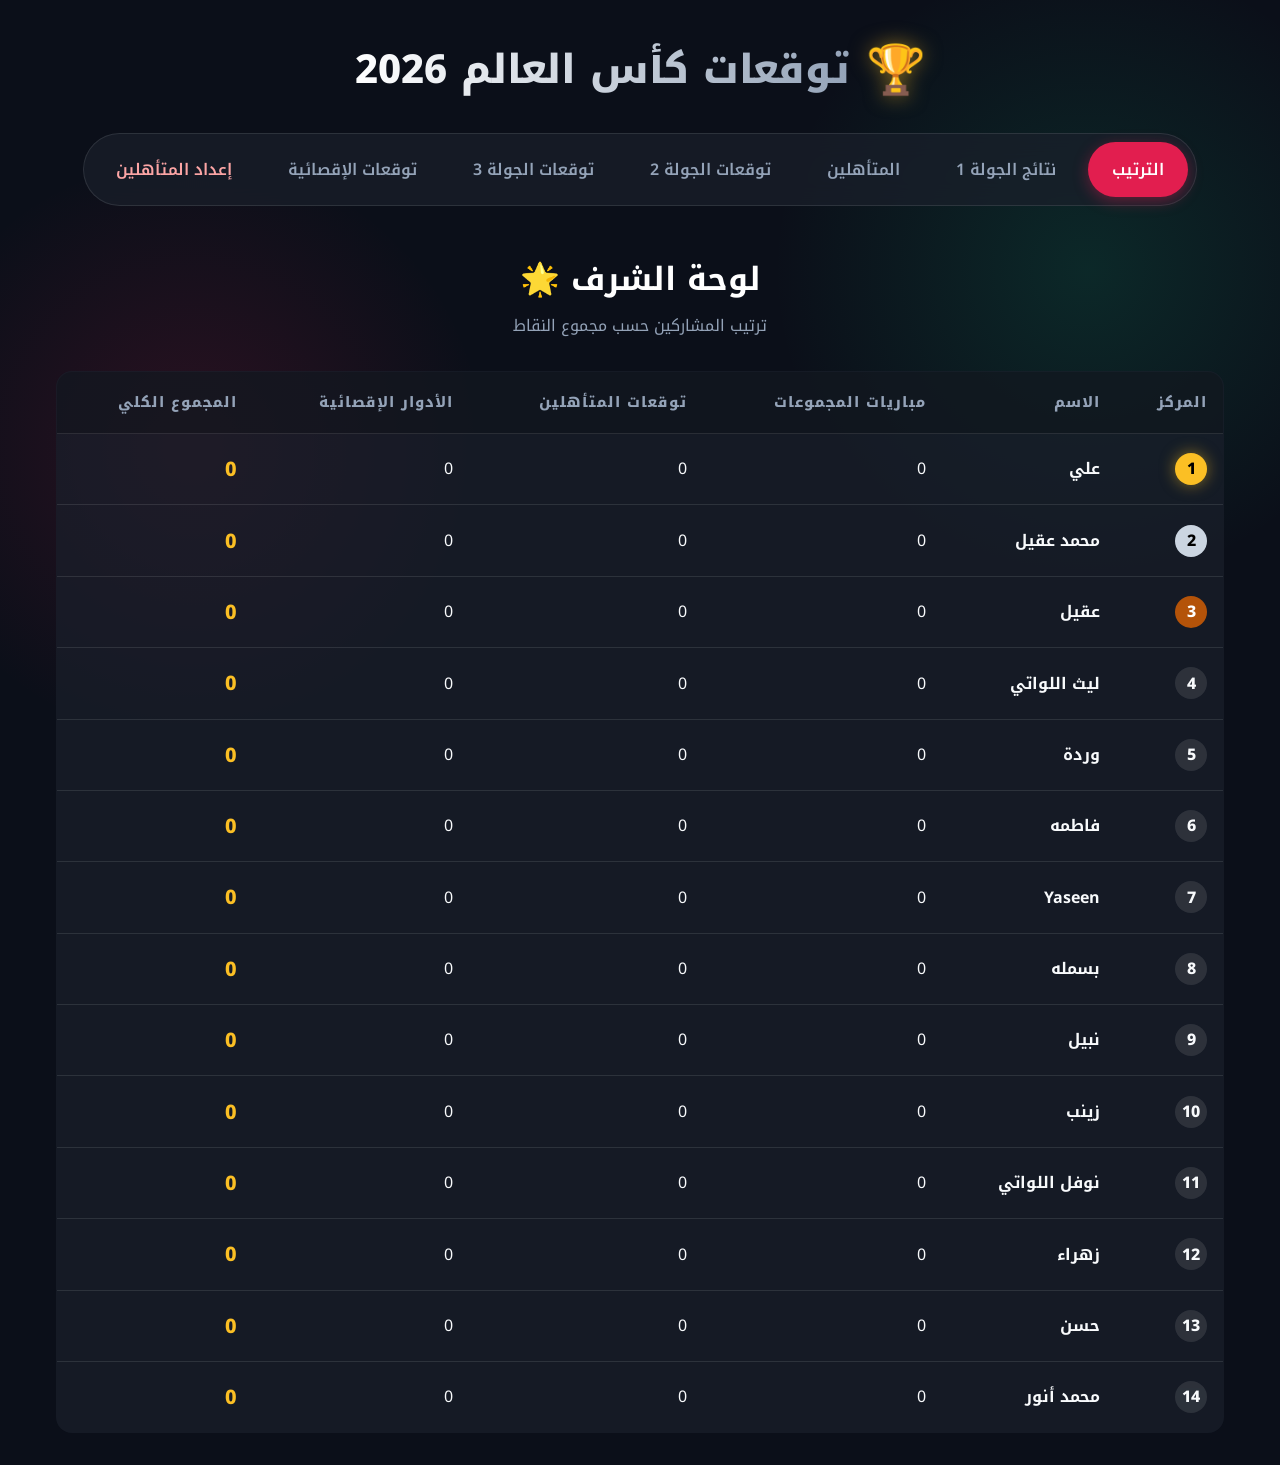
<file: index.html>
<!DOCTYPE html>
<html lang="ar" dir="rtl">
<head>
    <meta charset="UTF-8">
    <meta name="viewport" content="width=device-width, initial-scale=1.0">
    <title>توقعات كأس العالم 2026 - العائلة</title>
    <script>
        window.onerror = function(msg, url, line, col, error) {
            alert("SYSTEM ERROR:\n" + msg + "\nFile: " + url + "\nLine: " + line);
        };
    </script>
    <link href="https://fonts.googleapis.com/css2?family=Noto+Kufi+Arabic:wght@400;600;800&family=Inter:wght@400;600;800&display=swap" rel="stylesheet">
    <link rel="stylesheet" href="styles.css">
</head>
<body>
    <div class="app-container">
        <header class="app-header">
            <div class="logo">
                <span class="logo-icon">🏆</span>
                <h1>توقعات كأس العالم 2026</h1>
            </div>
            <nav class="main-nav">
                <button class="nav-btn active" data-target="leaderboard">الترتيب</button>
                <button class="nav-btn" data-target="round1">نتائج الجولة 1</button>
                <button class="nav-btn" data-target="qualifiers">المتأهلين</button>
                <button class="nav-btn" data-target="round2-form">توقعات الجولة 2</button>
                <button class="nav-btn" data-target="round3-form">توقعات الجولة 3</button>
                <button class="nav-btn" data-target="knockouts-form">توقعات الإقصائية</button>
                <button class="nav-btn admin-btn" data-target="admin">إعداد المتأهلين</button>
            </nav>
        </header>

        <main class="content-area">
            <!-- Leaderboard Tab -->
            <section id="leaderboard" class="tab-pane active">
                <div class="section-header">
                    <h2>لوحة الشرف 🌟</h2>
                    <p>ترتيب المشاركين حسب مجموع النقاط</p>
                </div>
                <div class="leaderboard-container">
                    <table class="data-table leaderboard-table">
                        <thead>
                            <tr>
                                <th>المركز</th>
                                <th>الاسم</th>
                                <th>مباريات المجموعات</th>
                                <th>توقعات المتأهلين</th>
                                <th>الأدوار الإقصائية</th>
                                <th>المجموع الكلي</th>
                            </tr>
                        </thead>
                        <tbody id="leaderboard-body">
                            <!-- Populated by JS -->
                        </tbody>
                    </table>
                </div>
            </section>

            <!-- Round 1 Tab -->
            <section id="round1" class="tab-pane">
                <div class="section-header">
                    <h2>تفاصيل الجولة الأولى ⚽</h2>
                </div>
                <div id="round1-matches" class="matches-grid">
                    <!-- Populated by JS -->
                </div>
            </section>

            <!-- Qualifiers Tab -->
            <section id="qualifiers" class="tab-pane">
                <div class="section-header">
                    <h2>توقعات المتأهلين من المجموعات 🌍</h2>
                </div>
                <div id="qualifiers-groups" class="groups-grid">
                    <!-- Populated by JS -->
                </div>
            </section>

            <!-- Round 2 Form Tab -->
            <section id="round2-form" class="tab-pane">
                <div class="section-header">
                    <h2>نموذج توقعات الجولة الثانية 📝</h2>
                    <p>أدخل توقعاتك للمباريات القادمة</p>
                </div>
                <form id="prediction-form" class="prediction-form">
                    <div class="form-group">
                        <label for="participant-name">اسم المشارك:</label>
                        <select id="participant-name" required>
                            <option value="">-- اختر اسمك --</option>
                            <!-- Populated by JS -->
                        </select>
                    </div>
                    <div id="round2-form-matches" class="form-matches-list">
                        <!-- Populated by JS -->
                    </div>
                    <button type="submit" class="btn primary-btn">إرسال التوقعات</button>
                </form>
            </section>

            <!-- Round 3 Form Tab -->
            <section id="round3-form" class="tab-pane">
                <div class="section-header">
                    <h2>نموذج توقعات الجولة الثالثة 📝</h2>
                    <p>أدخل توقعاتك للمباريات القادمة</p>
                </div>
                <form id="prediction-form-r3" class="prediction-form">
                    <div class="form-group">
                        <label for="participant-name-r3">اسم المشارك:</label>
                        <select id="participant-name-r3" required>
                            <option value="">-- اختر اسمك --</option>
                            <!-- Populated by JS -->
                        </select>
                    </div>
                    <div id="round3-form-matches" class="form-matches-list">
                        <!-- Populated by JS -->
                    </div>
                    <button type="submit" class="btn primary-btn">إرسال التوقعات</button>
                </form>
            </section>

            <!-- Knockouts Form Tab -->
            <section id="knockouts-form" class="tab-pane">
                <div class="section-header">
                    <h2>توقعات الأدوار الإقصائية 🏆</h2>
                    <p>أدخل توقعاتك للمباريات الإقصائية</p>
                </div>
                <form id="prediction-form-knockouts" class="prediction-form">
                    <div class="form-group">
                        <label for="participant-name-knockouts">اسم المشارك:</label>
                        <select id="participant-name-knockouts" required>
                            <option value="">-- اختر اسمك --</option>
                            <!-- Populated by JS -->
                        </select>
                    </div>
                    <div class="form-group">
                        <label for="knockout-round-select">اختر الدور:</label>
                        <select id="knockout-round-select">
                            <option value="r32">دور الـ 32</option>
                            <option value="r16">دور الـ 16</option>
                            <option value="qf">ربع النهائي</option>
                            <option value="sf">نصف النهائي</option>
                            <option value="final">النهائي</option>
                        </select>
                    </div>
                    <div id="knockouts-form-matches" class="form-matches-list">
                        <!-- Populated by JS -->
                    </div>
                    <button type="submit" class="btn primary-btn">إرسال التوقعات</button>
                </form>
            </section>

            <!-- Admin Tab -->
            <section id="admin" class="tab-pane">
                <div class="section-header">
                    <h2>إعداد المتأهلين من المجموعات ⚙️</h2>
                    <p>المباريات يتم تحديث نتائجها تلقائياً. هنا يمكنك فقط تحديد المتأهلين يدوياً.</p>
                </div>
                <div class="admin-panels">
                    <div class="admin-panel">
                        <h3>أصحاب المركز الأول والثاني</h3>
                        <div id="admin-qualifiers"></div>
                    </div>
                    <div class="admin-panel">
                        <h3>أفضل 8 ثوالث</h3>
                        <div id="admin-third-place"></div>
                    </div>
                    
                    <div class="admin-panel" style="margin-top: 2rem;">
                        <h3>عرض التوقعات للمشاركين 👁️</h3>
                        <div class="form-group" style="display:flex; gap:10px; margin-bottom:15px; flex-wrap:wrap;">
                            <select id="admin-view-participant" class="score-input" style="flex:1; min-width:150px;">
                                <option value="">-- اختر المشارك --</option>
                            </select>
                            <select id="admin-view-round" class="score-input" style="flex:1; min-width:150px;">
                                <option value="">-- اختر الدور --</option>
                                <option value="r1">الجولة 1</option>
                                <option value="r2">الجولة 2</option>
                                <option value="r3">الجولة 3</option>
                                <option value="qualifiers">المتأهلين</option>
                                <option value="r32">دور الـ 32</option>
                                <option value="r16">دور الـ 16</option>
                                <option value="qf">ربع النهائي</option>
                                <option value="sf">نصف النهائي</option>
                                <option value="final">النهائي</option>
                            </select>
                            <button id="admin-view-preds-btn" class="btn primary-btn" style="min-width:100px;">عرض</button>
                        </div>
                        <div id="admin-view-preds-result" style="background:rgba(255,255,255,0.05); padding:15px; border-radius:8px; min-height: 100px;">
                            <p style="text-align:center; opacity:0.7;">اختر المشارك والدور لعرض التوقعات</p>
                        </div>
                    </div>
                </div>
                <div class="admin-actions" style="margin-top: 2rem;">
                    <button id="save-results-btn" class="btn success-btn">حفظ النتائج وحساب النقاط</button>
                </div>
            </section>
        </main>
    </div>

    <script src="data.js"></script>
    <script src="app.js"></script>
</body>
</html>
</file>
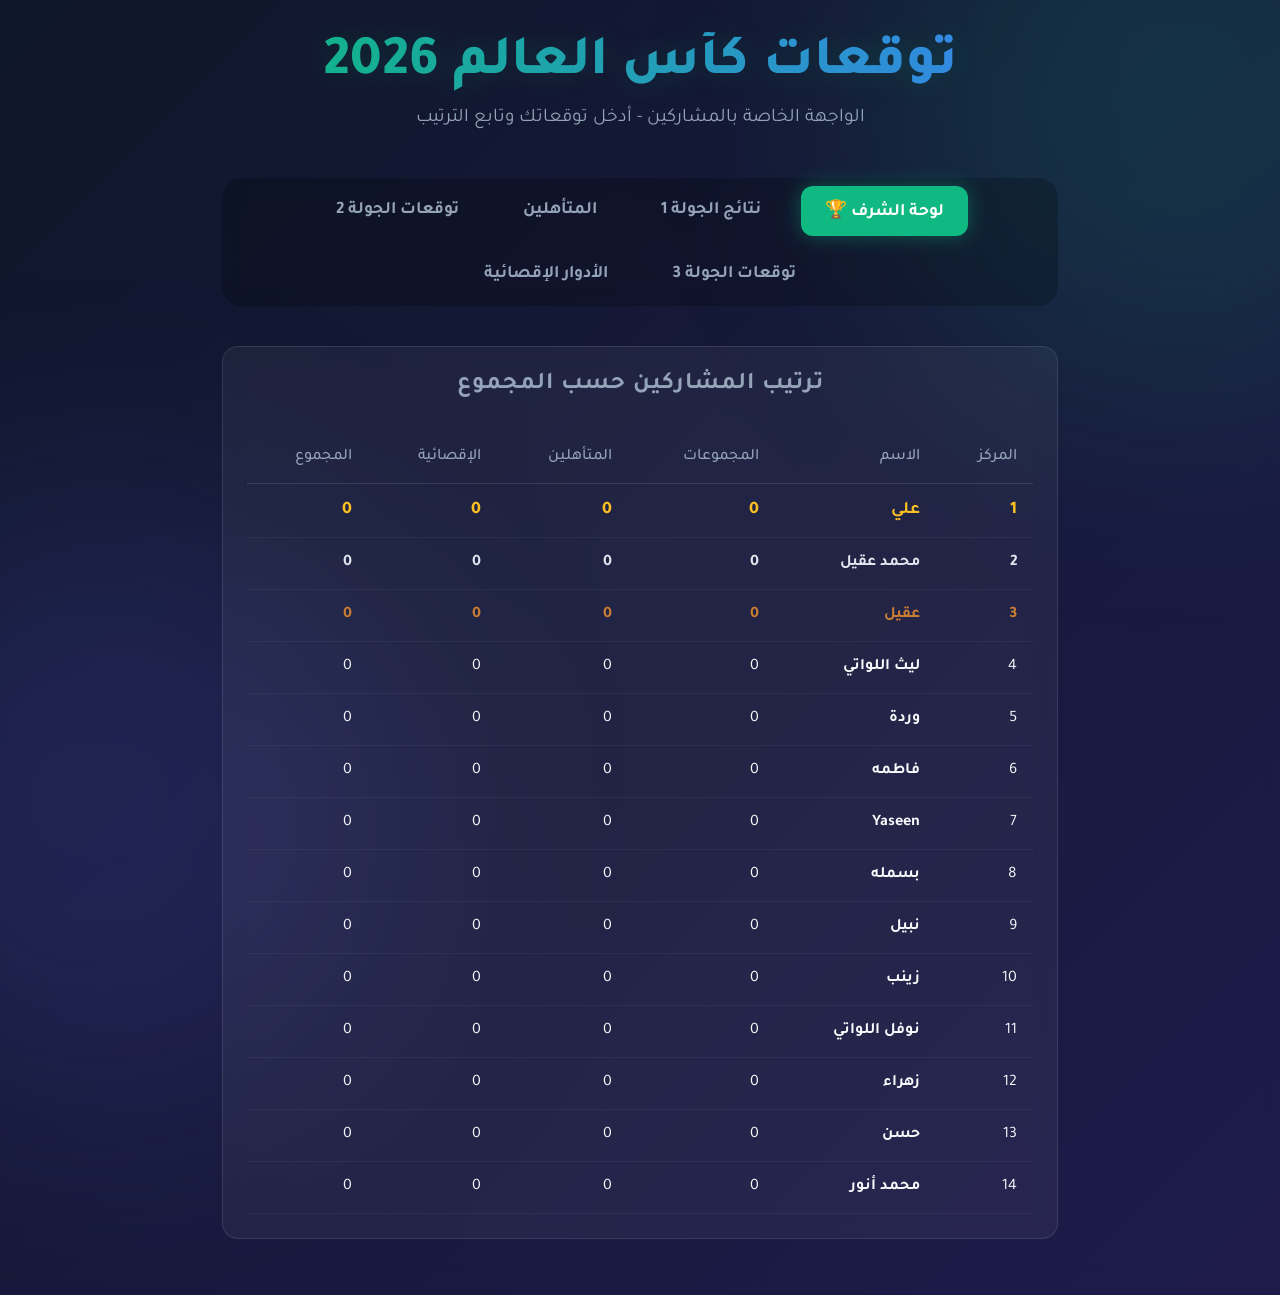
<file: participant.html>
<!DOCTYPE html>
<html lang="ar" dir="rtl">
<head>
    <meta charset="UTF-8">
    <meta name="viewport" content="width=device-width, initial-scale=1.0">
    <title>توقعات كأس العالم 2026 - لوحة المشارك</title>
    <link rel="stylesheet" href="participant.css">
</head>
<body>
    <div class="container">
        <header>
            <h1>توقعات كأس العالم 2026</h1>
            <p>الواجهة الخاصة بالمشاركين - أدخل توقعاتك وتابع الترتيب</p>
        </header>

        <nav class="nav-tabs">
            <button class="nav-btn active" data-target="leaderboard">لوحة الشرف 🏆</button>
            <button class="nav-btn" data-target="round1">نتائج الجولة 1</button>
            <button class="nav-btn" data-target="qualifiers">المتأهلين</button>
            <button class="nav-btn" data-target="round2-form">توقعات الجولة 2</button>
            <button class="nav-btn" data-target="round3-form">توقعات الجولة 3</button>
            <button class="nav-btn" data-target="knockouts-form">الأدوار الإقصائية</button>
        </nav>

        <main class="content-area">
            <!-- Leaderboard Tab -->
            <section id="leaderboard" class="tab-pane active">
                <div class="leaderboard-table-container">
                    <h3 class="match-title" style="font-size: 1.5rem; margin-bottom: 2rem;">ترتيب المشاركين حسب المجموع</h3>
                    <table>
                        <thead>
                            <tr>
                                <th>المركز</th>
                                <th>الاسم</th>
                                <th>المجموعات</th>
                                <th>المتأهلين</th>
                                <th>الإقصائية</th>
                                <th>المجموع</th>
                            </tr>
                        </thead>
                        <tbody id="leaderboard-body">
                            <!-- Populated by JS -->
                        </tbody>
                    </table>
                </div>
            </section>

            <!-- Round 1 Tab -->
            <section id="round1" class="tab-pane">
                <div class="leaderboard-table-container">
                    <h3 class="match-title" style="font-size: 1.5rem; margin-bottom: 2rem;">تفاصيل الجولة الأولى</h3>
                    <div id="round1-matches">
                        <!-- Populated by JS -->
                    </div>
                </div>
            </section>

            <!-- Qualifiers Tab -->
            <section id="qualifiers" class="tab-pane">
                <div class="leaderboard-table-container">
                    <h3 class="match-title" style="font-size: 1.5rem; margin-bottom: 2rem;">توقعات المتأهلين من المجموعات</h3>
                    <div id="qualifiers-groups">
                        <!-- Populated by JS -->
                    </div>
                </div>
            </section>

            <!-- Round 2 Form Tab -->
            <section id="round2-form" class="tab-pane">
                <div class="leaderboard-table-container">
                    <div class="section-header" style="text-align:center;">
                        <h3 class="match-title" style="font-size: 1.5rem; margin-bottom: 0.5rem;">نموذج توقعات الجولة الثانية</h3>
                    </div>
                    <form id="prediction-form" class="prediction-form" style="margin-top: 2rem;">
                        <div class="form-group">
                            <label for="participant-name">اختر اسمك:</label>
                            <select id="participant-name" required>
                                <option value="">-- اختر اسمك --</option>
                                <!-- Populated by JS -->
                            </select>
                        </div>
                        <div id="round2-form-matches">
                            <!-- Populated by JS -->
                        </div>
                        <button type="submit" class="btn primary-btn">إرسال التوقعات 🚀</button>
                    </form>
                </div>
            </section>

            <!-- Round 3 Form Tab -->
            <section id="round3-form" class="tab-pane">
                <div class="leaderboard-table-container">
                    <div class="section-header" style="text-align:center;">
                        <h3 class="match-title" style="font-size: 1.5rem; margin-bottom: 0.5rem;">نموذج توقعات الجولة الثالثة</h3>
                    </div>
                    <form id="prediction-form-r3" class="prediction-form" style="margin-top: 2rem;">
                        <div class="form-group">
                            <label for="participant-name-r3">اختر اسمك:</label>
                            <select id="participant-name-r3" required>
                                <option value="">-- اختر اسمك --</option>
                                <!-- Populated by JS -->
                            </select>
                        </div>
                        <div id="round3-form-matches">
                            <!-- Populated by JS -->
                        </div>
                        <button type="submit" class="btn primary-btn">إرسال التوقعات 🚀</button>
                    </form>
                </div>
            </section>

            <!-- Knockouts Form Tab -->
            <section id="knockouts-form" class="tab-pane">
                <div class="leaderboard-table-container">
                    <div class="section-header" style="text-align:center;">
                        <h3 class="match-title" style="font-size: 1.5rem; margin-bottom: 0.5rem;">توقعات الأدوار الإقصائية</h3>
                    </div>
                    <form id="prediction-form-knockouts" class="prediction-form" style="margin-top: 2rem;">
                        <div class="form-group">
                            <label for="participant-name-knockouts">اختر اسمك:</label>
                            <select id="participant-name-knockouts" required>
                                <option value="">-- اختر اسمك --</option>
                                <!-- Populated by JS -->
                            </select>
                        </div>
                        <div class="form-group">
                            <label for="knockout-round-select">اختر الدور الإقصائي:</label>
                            <select id="knockout-round-select">
                                <option value="r32">دور الـ 32</option>
                                <option value="r16">دور الـ 16</option>
                                <option value="qf">ربع النهائي</option>
                                <option value="sf">نصف النهائي</option>
                                <option value="final">النهائي</option>
                            </select>
                        </div>
                        <div id="knockouts-form-matches" style="margin-top: 1.5rem; margin-bottom: 1.5rem;">
                            <!-- Populated by JS -->
                        </div>
                        <button type="submit" class="btn primary-btn">إرسال التوقعات 🚀</button>
                    </form>
                </div>
            </section>
        </main>
    </div>

    <!-- Logic scripts -->
    <script src="data.js"></script>
    <script src="app.js"></script>
</body>
</html>
</file>
<file: styles.css>
:root {
    --bg-color: #0b0f19;
    --card-bg: rgba(26, 32, 44, 0.7);
    --card-border: rgba(255, 255, 255, 0.1);
    --primary-color: #e21e4f;
    --primary-hover: #c01943;
    --secondary-color: #10b981;
    --text-main: #f8fafc;
    --text-muted: #94a3b8;
    --gold: #fbbf24;
    --silver: #cbd5e1;
    --bronze: #b45309;
    --glass-blur: blur(12px);
    
    --pts-5: #10b981; /* Green */
    --pts-3: #3b82f6; /* Blue */
    --pts-2: #eab308; /* Yellow */
    --pts-1: #f97316; /* Orange */
    --pts-0: #ef4444; /* Red */
}

* {
    margin: 0;
    padding: 0;
    box-sizing: border-box;
}

body {
    font-family: 'Noto Kufi Arabic', 'Inter', sans-serif;
    background-color: var(--bg-color);
    background-image: 
        radial-gradient(circle at 15% 50%, rgba(226, 30, 79, 0.15), transparent 25%),
        radial-gradient(circle at 85% 30%, rgba(16, 185, 129, 0.15), transparent 25%);
    background-attachment: fixed;
    color: var(--text-main);
    line-height: 1.6;
    min-height: 100vh;
}

.app-container {
    max-width: 1200px;
    margin: 0 auto;
    padding: 2rem 1rem;
}

/* Header & Nav */
.app-header {
    display: flex;
    flex-direction: column;
    align-items: center;
    margin-bottom: 3rem;
    gap: 1.5rem;
}

.logo {
    display: flex;
    align-items: center;
    gap: 1rem;
}

.logo-icon {
    font-size: 3rem;
    filter: drop-shadow(0 0 10px rgba(251, 191, 36, 0.5));
}

h1 {
    font-weight: 800;
    font-size: 2.5rem;
    background: linear-gradient(to right, #fff, #94a3b8);
    -webkit-background-clip: text;
    -webkit-text-fill-color: transparent;
}

.main-nav {
    display: flex;
    gap: 0.5rem;
    background: var(--card-bg);
    padding: 0.5rem;
    border-radius: 50px;
    border: 1px solid var(--card-border);
    backdrop-filter: var(--glass-blur);
    flex-wrap: wrap;
    justify-content: center;
}

.nav-btn {
    background: transparent;
    color: var(--text-muted);
    border: none;
    padding: 0.75rem 1.5rem;
    border-radius: 50px;
    font-family: inherit;
    font-weight: 600;
    font-size: 1rem;
    cursor: pointer;
    transition: all 0.3s ease;
}

.nav-btn:hover {
    color: var(--text-main);
    background: rgba(255, 255, 255, 0.05);
}

.nav-btn.active {
    background: var(--primary-color);
    color: #fff;
    box-shadow: 0 4px 15px rgba(226, 30, 79, 0.4);
}

.admin-btn {
    color: #fca5a5;
}

/* Tab Content */
.tab-pane {
    display: none;
    animation: fadeIn 0.4s ease-out forwards;
}

.tab-pane.active {
    display: block;
}

@keyframes fadeIn {
    from { opacity: 0; transform: translateY(10px); }
    to { opacity: 1; transform: translateY(0); }
}

.section-header {
    text-align: center;
    margin-bottom: 2rem;
}

.section-header h2 {
    font-size: 2rem;
    color: #fff;
    margin-bottom: 0.5rem;
}

.section-header p {
    color: var(--text-muted);
}

/* Glassmorphism Cards */
.glass-card {
    background: var(--card-bg);
    border: 1px solid var(--card-border);
    backdrop-filter: var(--glass-blur);
    border-radius: 16px;
    padding: 1.5rem;
    box-shadow: 0 10px 30px rgba(0, 0, 0, 0.2);
}

/* Tables */
.data-table {
    width: 100%;
    border-collapse: collapse;
    background: var(--card-bg);
    border-radius: 16px;
    overflow: hidden;
    backdrop-filter: var(--glass-blur);
    border: 1px solid var(--card-border);
}

.data-table th, .data-table td {
    padding: 1.2rem 1rem;
    text-align: right;
    border-bottom: 1px solid var(--card-border);
}

.data-table th {
    background: rgba(0, 0, 0, 0.2);
    font-weight: 800;
    color: var(--text-muted);
    text-transform: uppercase;
    font-size: 0.9rem;
    letter-spacing: 1px;
}

.data-table tr:last-child td {
    border-bottom: none;
}

.data-table tbody tr {
    transition: background-color 0.2s;
}

.data-table tbody tr:hover {
    background: rgba(255, 255, 255, 0.03);
}

/* Leaderboard Specifics */
.rank-badge {
    display: inline-flex;
    align-items: center;
    justify-content: center;
    width: 32px;
    height: 32px;
    border-radius: 50%;
    font-weight: 800;
    background: rgba(255, 255, 255, 0.1);
}

tr.rank-1 .rank-badge { background: var(--gold); color: #000; box-shadow: 0 0 15px rgba(251, 191, 36, 0.5); }
tr.rank-2 .rank-badge { background: var(--silver); color: #000; }
tr.rank-3 .rank-badge { background: var(--bronze); color: #fff; }

.total-points {
    font-size: 1.25rem;
    font-weight: 800;
    color: var(--gold);
}

/* Buttons & Forms */
.btn {
    padding: 0.8rem 1.5rem;
    border-radius: 8px;
    border: none;
    font-family: inherit;
    font-weight: 600;
    font-size: 1rem;
    cursor: pointer;
    transition: all 0.3s;
}

.primary-btn {
    background: var(--primary-color);
    color: white;
}

.primary-btn:hover {
    background: var(--primary-hover);
    transform: translateY(-2px);
    box-shadow: 0 5px 15px rgba(226, 30, 79, 0.4);
}

.success-btn {
    background: var(--secondary-color);
    color: white;
}

.success-btn:hover {
    background: #059669;
    transform: translateY(-2px);
}

.form-group {
    margin-bottom: 1.5rem;
}

.form-group label {
    display: block;
    margin-bottom: 0.5rem;
    font-weight: 600;
}

input, select {
    width: 100%;
    padding: 0.8rem 1rem;
    border-radius: 8px;
    background: rgba(0, 0, 0, 0.3);
    border: 1px solid var(--card-border);
    color: var(--text-main);
    font-family: inherit;
    font-size: 1rem;
}

input:focus, select:focus {
    outline: none;
    border-color: var(--primary-color);
    box-shadow: 0 0 0 2px rgba(226, 30, 79, 0.2);
}

/* Grids */
.matches-grid, .groups-grid {
    display: grid;
    grid-template-columns: repeat(auto-fill, minmax(350px, 1fr));
    gap: 1.5rem;
}

.match-card, .group-card {
    background: var(--card-bg);
    border: 1px solid var(--card-border);
    backdrop-filter: var(--glass-blur);
    border-radius: 12px;
    padding: 1.5rem;
    transition: transform 0.3s;
}

.match-card:hover, .group-card:hover {
    transform: translateY(-5px);
    border-color: rgba(255, 255, 255, 0.2);
}

.match-title, .group-title {
    font-size: 1.2rem;
    font-weight: 800;
    margin-bottom: 1rem;
    text-align: center;
    border-bottom: 1px solid var(--card-border);
    padding-bottom: 0.5rem;
}

/* Score Pills */
.pts-pill {
    display: inline-block;
    padding: 2px 8px;
    border-radius: 12px;
    font-size: 0.8rem;
    font-weight: 800;
    color: #fff;
    margin-right: 8px;
}

.pts-5 { background: var(--pts-5); }
.pts-3 { background: var(--pts-3); }
.pts-2 { background: var(--pts-2); }
.pts-1 { background: var(--pts-1); }
.pts-0 { background: var(--pts-0); }
.pts-4 { background: #6366f1; } /* 4 pts for qualifer */
.pts-8 { background: var(--gold); color: #000; } /* 8 pts for perfect group */

/* Admin Layout */
.admin-panels {
    display: grid;
    grid-template-columns: 1fr 1fr;
    gap: 2rem;
    margin-bottom: 2rem;
}

.admin-panel h3 {
    margin-bottom: 1rem;
    padding-bottom: 0.5rem;
    border-bottom: 1px solid var(--card-border);
}

.score-input-group {
    display: flex;
    align-items: center;
    gap: 0.5rem;
    margin-bottom: 0.5rem;
}

.score-input {
    width: 60px;
    text-align: center;
}

@media (max-width: 768px) {
    .admin-panels {
        grid-template-columns: 1fr;
    }
    
    .matches-grid, .groups-grid {
        grid-template-columns: 1fr;
    }
    
    h1 {
        font-size: 1.8rem;
    }
}

.alert {
    padding: 1rem;
    border-radius: 8px;
    margin-bottom: 1rem;
    font-weight: bold;
    text-align: center;
}
.alert-warning {
    background-color: rgba(234, 179, 8, 0.2);
    border: 1px solid var(--gold);
    color: var(--gold);
}
</file>
<file: participant.css>
@import url('https://fonts.googleapis.com/css2?family=Tajawal:wght@400;500;700;800&display=swap');

:root {
    --bg-gradient: linear-gradient(135deg, #0f172a 0%, #1e1b4b 100%);
    --card-bg: rgba(255, 255, 255, 0.05);
    --card-border: rgba(255, 255, 255, 0.1);
    --text-primary: #f8fafc;
    --text-secondary: #94a3b8;
    --accent-color: #10b981;
    --accent-glow: rgba(16, 185, 129, 0.4);
    --danger-color: #ef4444;
    --gold: #fbbf24;
}

* {
    box-sizing: border-box;
    margin: 0;
    padding: 0;
    font-family: 'Tajawal', sans-serif;
}

body {
    background: var(--bg-gradient);
    color: var(--text-primary);
    min-height: 100vh;
    direction: rtl;
    overflow-x: hidden;
}

/* Background Animated Orbs */
body::before, body::after {
    content: '';
    position: fixed;
    width: 600px;
    height: 600px;
    border-radius: 50%;
    filter: blur(120px);
    z-index: -1;
    animation: float 20s infinite ease-in-out alternate;
}

body::before {
    background: rgba(16, 185, 129, 0.15);
    top: -200px;
    right: -200px;
}

body::after {
    background: rgba(99, 102, 241, 0.15);
    bottom: -200px;
    left: -200px;
    animation-delay: -10s;
}

@keyframes float {
    0% { transform: translate(0, 0) scale(1); }
    100% { transform: translate(50px, 50px) scale(1.1); }
}

/* Container & Header */
.container {
    max-width: 900px;
    margin: 0 auto;
    padding: 2rem;
}

header {
    text-align: center;
    margin-bottom: 3rem;
    animation: fadeInDown 0.8s ease-out;
}

header h1 {
    font-size: 3.5rem;
    font-weight: 800;
    background: linear-gradient(to right, #10b981, #3b82f6);
    -webkit-background-clip: text;
    -webkit-text-fill-color: transparent;
    margin-bottom: 0.5rem;
    text-shadow: 0 0 30px rgba(16, 185, 129, 0.2);
}

header p {
    color: var(--text-secondary);
    font-size: 1.2rem;
}

/* Navigation */
.nav-tabs {
    display: flex;
    justify-content: center;
    gap: 1rem;
    margin-bottom: 2.5rem;
    background: rgba(0,0,0,0.2);
    padding: 0.5rem;
    border-radius: 20px;
    backdrop-filter: blur(10px);
    flex-wrap: wrap;
}

.nav-btn {
    background: transparent;
    border: none;
    color: var(--text-secondary);
    padding: 0.8rem 1.5rem;
    border-radius: 12px;
    font-size: 1.1rem;
    font-weight: 700;
    cursor: pointer;
    transition: all 0.3s ease;
}

.nav-btn:hover {
    color: var(--text-primary);
    background: rgba(255,255,255,0.05);
}

.nav-btn.active {
    background: var(--accent-color);
    color: white;
    box-shadow: 0 0 20px var(--accent-glow);
}

/* Tab Panes */
.tab-pane {
    display: none;
    animation: fadeIn 0.4s ease-out;
}

.tab-pane.active {
    display: block;
}

@keyframes fadeIn {
    from { opacity: 0; transform: translateY(10px); }
    to { opacity: 1; transform: translateY(0); }
}

@keyframes fadeInDown {
    from { opacity: 0; transform: translateY(-20px); }
    to { opacity: 1; transform: translateY(0); }
}

/* Glassmorphism Cards */
.match-card, .leaderboard-table-container {
    background: var(--card-bg);
    border: 1px solid var(--card-border);
    backdrop-filter: blur(12px);
    -webkit-backdrop-filter: blur(12px);
    border-radius: 16px;
    padding: 1.5rem;
    margin-bottom: 1.5rem;
    transition: transform 0.3s ease, box-shadow 0.3s ease, border-color 0.3s ease;
}

.match-card:hover {
    transform: translateY(-5px);
    box-shadow: 0 10px 30px rgba(0,0,0,0.3);
    border-color: rgba(255,255,255,0.2);
}

.match-title {
    font-size: 0.9rem;
    color: var(--text-secondary);
    margin-bottom: 1rem;
    text-align: center;
    text-transform: uppercase;
    letter-spacing: 1px;
}

/* Forms & Inputs */
.form-group {
    margin-bottom: 1.5rem;
}

label {
    display: block;
    margin-bottom: 0.5rem;
    color: var(--text-secondary);
    font-weight: 500;
}

select {
    width: 100%;
    padding: 0.8rem 1rem;
    background: rgba(0,0,0,0.3);
    border: 1px solid var(--card-border);
    border-radius: 10px;
    color: white;
    font-size: 1rem;
    outline: none;
    transition: border-color 0.3s ease, box-shadow 0.3s ease;
    appearance: none;
}

select:focus {
    border-color: var(--accent-color);
    box-shadow: 0 0 15px var(--accent-glow);
}

select option {
    background: #1e1b4b;
    color: white;
}

.score-input {
    width: 70px;
    text-align: center;
    font-size: 1.2rem;
    font-weight: 700;
    padding: 0.5rem;
}

/* Buttons */
.btn {
    width: 100%;
    padding: 1rem;
    border: none;
    border-radius: 12px;
    font-size: 1.2rem;
    font-weight: 700;
    cursor: pointer;
    transition: all 0.3s ease;
}

.primary-btn {
    background: linear-gradient(135deg, var(--accent-color), #059669);
    color: white;
    box-shadow: 0 4px 15px var(--accent-glow);
}

.primary-btn:hover:not(:disabled) {
    transform: translateY(-2px);
    box-shadow: 0 8px 25px var(--accent-glow);
}

.primary-btn:disabled {
    background: #475569;
    box-shadow: none;
    cursor: not-allowed;
    opacity: 0.7;
}

/* Leaderboard Specifics */
table {
    width: 100%;
    border-collapse: collapse;
}

th {
    color: var(--text-secondary);
    font-weight: 500;
    padding: 1rem;
    text-align: right;
    border-bottom: 1px solid var(--card-border);
}

td {
    padding: 1rem;
    border-bottom: 1px solid rgba(255,255,255,0.05);
    color: var(--text-primary);
}

tr:hover td {
    background: rgba(255,255,255,0.02);
}

tr:nth-child(1) td { color: var(--gold); font-weight: 800; font-size: 1.1rem; }
tr:nth-child(2) td { color: #e2e8f0; font-weight: 700; }
tr:nth-child(3) td { color: #cd7f32; font-weight: 700; }

.points-badge {
    background: rgba(16, 185, 129, 0.2);
    color: var(--accent-color);
    padding: 4px 12px;
    border-radius: 20px;
    font-weight: 800;
}

/* Deadline Badges */
.deadline-info {
    background: rgba(251, 191, 36, 0.1) !important;
    color: var(--gold) !important;
    border: 1px solid rgba(251, 191, 36, 0.2);
    padding: 0.5rem 1rem !important;
    border-radius: 30px !important;
    font-size: 0.9rem !important;
    display: inline-block;
    margin-top: 1rem;
    box-shadow: 0 0 20px rgba(251, 191, 36, 0.1);
}

.lock-message {
    background: rgba(239, 68, 68, 0.1) !important;
    color: var(--danger-color) !important;
    border: 1px solid rgba(239, 68, 68, 0.2);
    padding: 1rem;
    border-radius: 12px;
    text-align: center;
    font-weight: 700;
    margin-bottom: 1.5rem;
}
</file>
